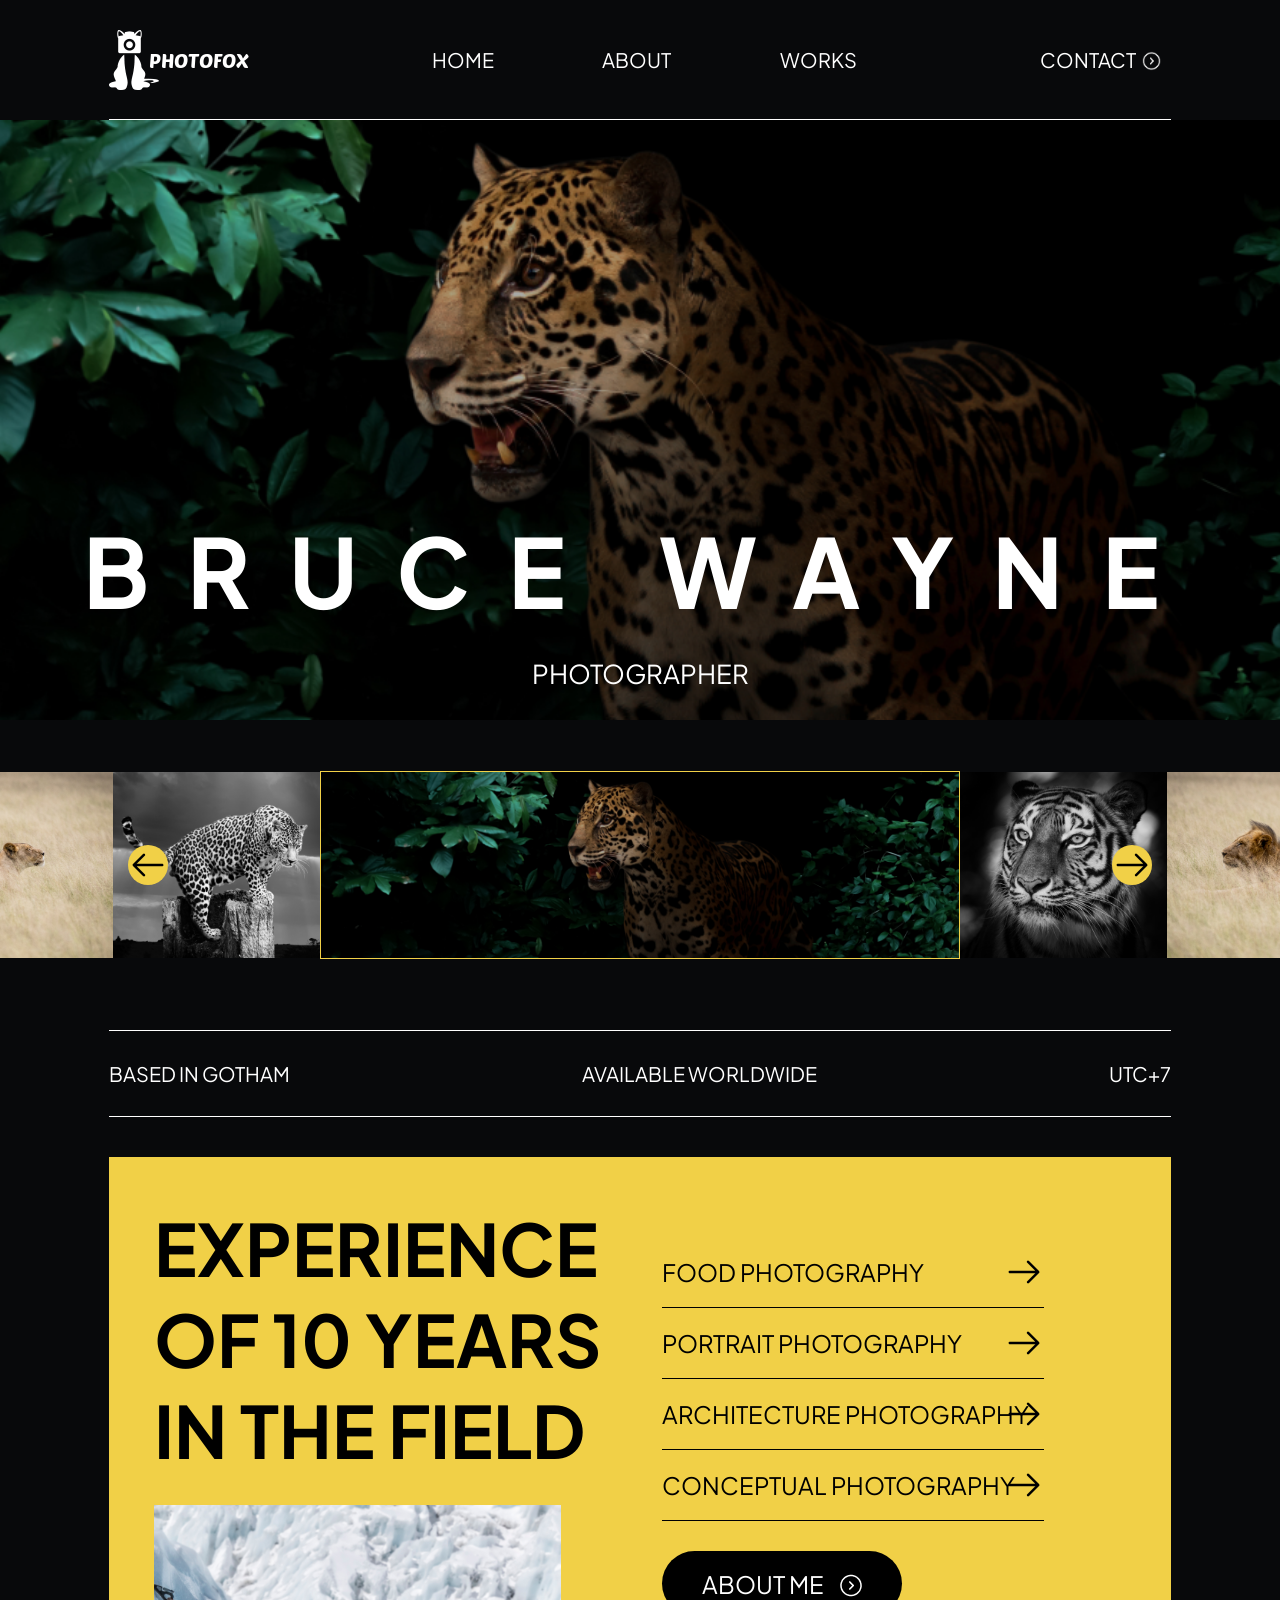
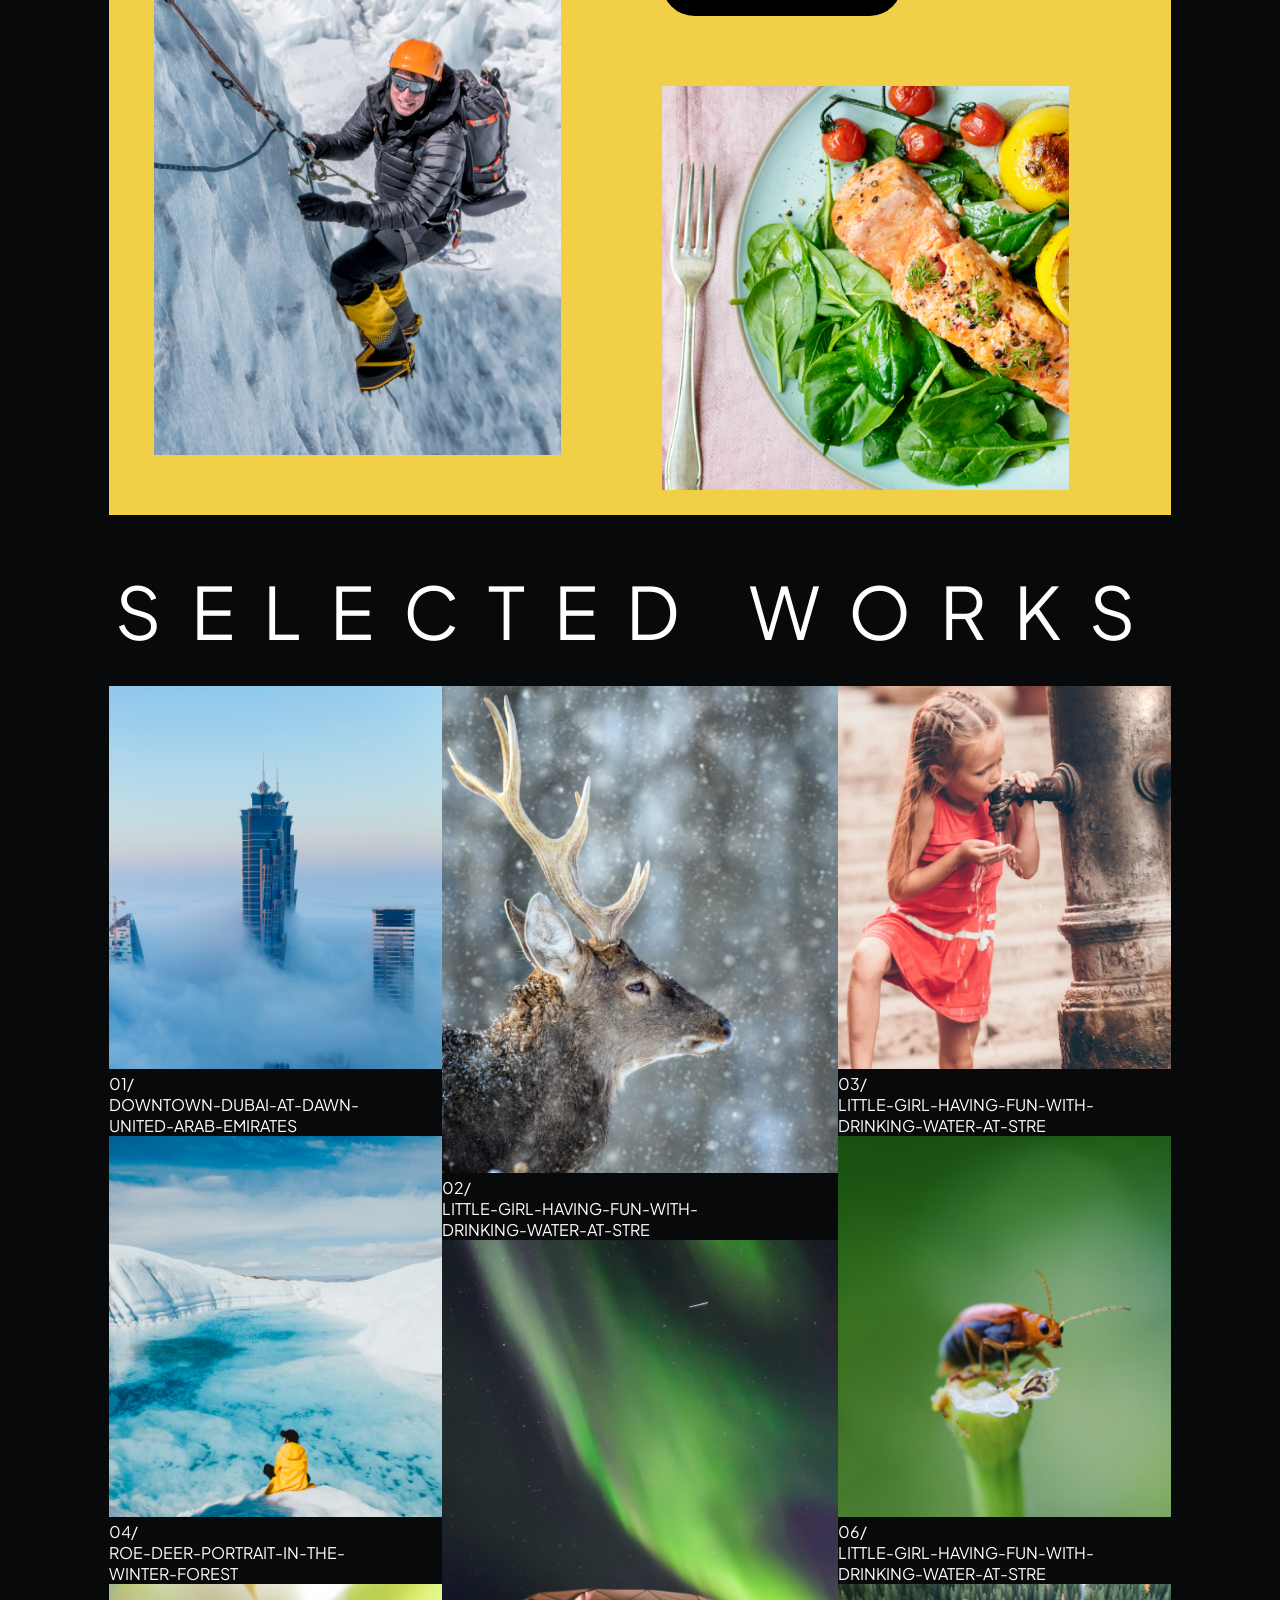
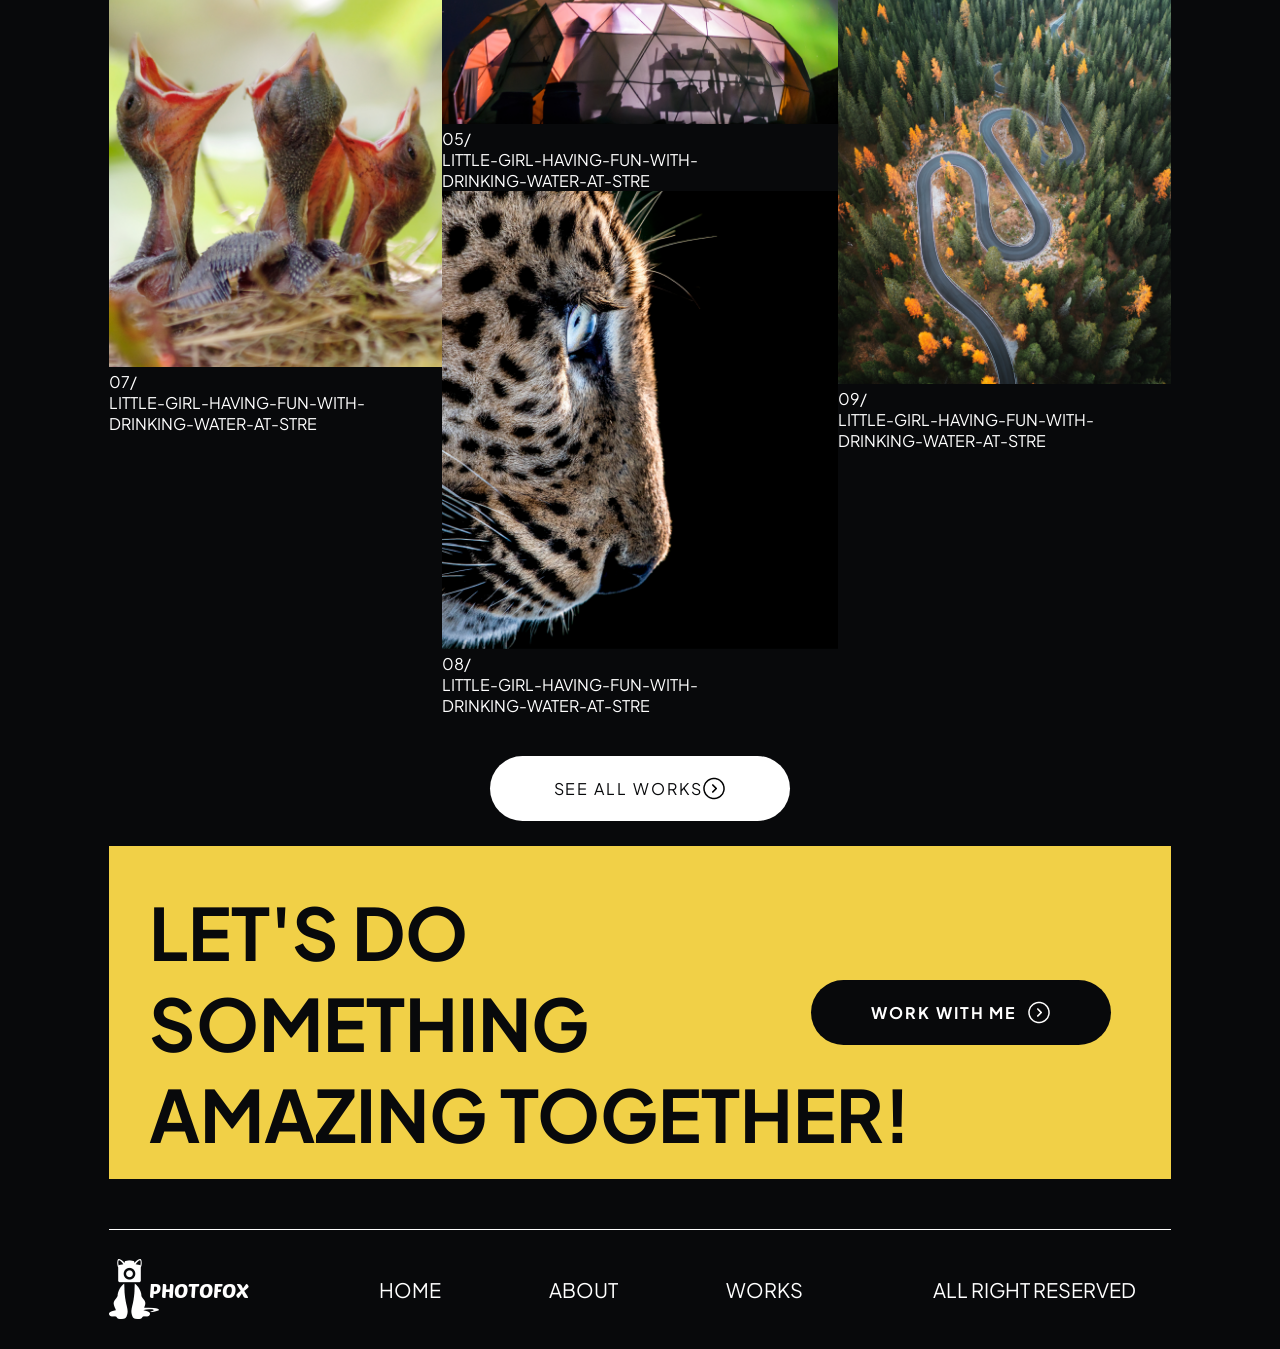
<file: photofox/index.html>
<!DOCTYPE html>
<html lang="en">
  <head>
    <meta charset="UTF-8" />
    <meta http-equiv="X-UA-Compatible" content="IE=edge" />
    <meta name="viewport" content="width=device-width, initial-scale=1.0" />
    <link rel="stylesheet" href="./styles.css" />
    <title>PhotoFox</title>
  </head>
  <body>
    <div class="wrapper">
      <header>
        <div class="logo-container">
          <span><img src="./images/logo.png" alt="logo" class="logo" /></span>
          <span class="title">photofox</span>
        </div>
        <div class="navigation"><a href="#">home</a><a href="#">about</a><a href="#">works</a></div>
        <div class="contact">
          <a href="#">contact <img src="./images/contact-arrow.png" class="contact-arrow" /></a>
        </div>
      </header>
      <div class="content">
        <p class="name">bruce wayne</p>
        <p class="profession">photographer</p>
      </div>
      <div class="showcase">
        <img src="./images/lion.png" /><img src="./images/leopard.png" /><img
          src="./images/jaguar-background.png"
          class="main-img"
        /><img src="./images/tiger.png" /><img src="./images/lion2.png" />
        <img src="./images/arrow.png" class="arrow-left" /><img
          src="./images/arrow.png"
          class="arrow-right"
        />
      </div>
      <div class="info">
        <span>based in gotham</span><span>available worldwide</span><span>utc+7</span>
      </div>
      <div class="about">
        <div class="experience">
          <p>Experience of 10 years in the field</p>
          <img src="./images/climber.png" class="climber" />
        </div>
        <div class="services">
          <div class="photography-type">food photography <img src="./images/arrow.png" /></div>
          <div class="photography-type">portrait photography <img src="./images/arrow.png" /></div>
          <div class="photography-type">
            architecture photography <img src="./images/arrow.png" />
          </div>
          <div class="photography-type">
            conceptual photography <img src="./images/arrow.png" />
          </div>
          <div class="btn">about me <img src="./images/contact-arrow.png" /></div>
          <img src="./images/food.png" class="food" />
        </div>
      </div>
      <p class="works-title">selected works</p>
      <div class="works">
        <div>
          <figure class="side-img">
            <p><img src="./images/img1.png" /></p>
            <p>
              <span class="number">01/</span>
              <span class="description"> downtown-dubai-at-dawn-united-arab-emirates</span>
            </p>
          </figure>
          <figure class="center">
            <p><img src="./images/img4.png" /></p>
            <p>
              <span class="number">04/</span>
              <span class="description"> roe-deer-portrait-in-the-winter-forest</span>
            </p>
          </figure>
          <figure class="side-img">
            <p><img src="./images/img7.png" /></p>
            <p>
              <span class="number">07/</span>
              <span class="description"> little-girl-having-fun-with-drinking-water-at-stre</span>
            </p>
          </figure>
        </div>
        <div>
          <figure class="side-img">
            <p><img src="./images/img2.png" /></p>
            <p>
              <span class="number">02/</span>
              <span class="description"> little-girl-having-fun-with-drinking-water-at-stre</span>
            </p>
          </figure>
          <figure class="center">
            <p><img src="./images/img5.png" /></p>
            <p>
              <span class="number">05/</span>
              <span class="description"> little-girl-having-fun-with-drinking-water-at-stre</span>
            </p>
          </figure>
          <figure class="side-img">
            <p><img src="./images/img8.png" /></p>
            <p>
              <span class="number">08/</span>
              <span class="description"> little-girl-having-fun-with-drinking-water-at-stre</span>
            </p>
          </figure>
        </div>
        <div>
          <figure class="side-img">
            <p><img src="./images/img3.png" /></p>
            <p>
              <span class="number">03/</span>
              <span class="description"> little-girl-having-fun-with-drinking-water-at-stre</span>
            </p>
          </figure>
          <figure class="center">
            <p><img src="./images/img6.png" /></p>
            <p>
              <span class="number">06/</span>
              <span class="description"> little-girl-having-fun-with-drinking-water-at-stre</span>
            </p>
          </figure>
          <figure class="side-img">
            <p><img src="./images/img9.png" /></p>
            <p>
              <span class="number">09/</span>
              <span class="description"> little-girl-having-fun-with-drinking-water-at-stre</span>
            </p>
          </figure>
        </div>
        <div></div>
      </div>
      <div class="gallery-btn">see all works <img src="./images/contact-arrow.png" /></div>
      <div class="contact-banner">
        <div class="tagline">
          <p>let's do</p>
          <p>something</p>
          <p>amazing together!</p>
        </div>
        <div class="contact-btn">work with me<img src="./images/contact-arrow.png" /></div>
      </div>
      <footer>
        <div class="logo-container">
          <span><img src="./images/logo.png" alt="logo" class="logo" /></span>
          <span class="title">photofox</span>
        </div>
        <div class="navigation"><a href="#">home</a><a href="#">about</a><a href="#">works</a></div>
        <div class="contact">
          <a href="#">all right reserved </a>
        </div>
      </footer>
    </div>
  </body>
</html>
</file>
<file: photofox/styles.css>
@font-face {
  font-family: 'JakataraSans';
  src: url(./fonts/PlusJakartaSans[wght].ttf) format('truetype');
}
@font-face {
  font-family: 'PoetsenOne';
  src: url(./fonts/PoetsenOne-Regular.ttf) format('truetype');
}
* {
  margin: 0;
  padding: 0;
  font-family: 'JakataraSans', sans-serif;
  box-sizing: border-box;
}
body {
  width: 100%;
  height: 100vh;
  background-color: #08090b;
  color: #fff;
  overflow-x: hidden;
}
a {
  text-decoration: none;
  color: #fff;
}
.wrapper {
  min-width: 520px;
}
header {
  text-transform: uppercase;
  width: 83%;
  margin-left: auto;
  margin-right: auto;
  height: 120px;
  display: flex;
  justify-content: space-between;
  align-items: center;
  border-bottom: 1px solid #fff;
  font-size: 20px;
}
header a:active {
  font-weight: bold;
}
.logo-container {
  cursor: pointer;
  position: relative;
}
.logo {
  position: absolute;
  top: 0;
  bottom: 0;
  margin: auto;
  animation-name: Appearance;
  animation-duration: 0.7s;
  animation-timing-function: cubic-bezier(0.1, -0.6, 0.2, 0);
}
.title {
  font-family: 'PoetsenOne', sans-serif;

  height: 100%;
  margin-bottom: 100px;
  margin-left: 40px;
}
.navigation {
  display: flex;
  justify-content: space-between;
  width: 20%;
}
.contact {
  padding-right: 35px;
  position: relative;
}
.contact-arrow {
  height: 20px;
  position: absolute;
  top: 3px;
  bottom: 0;
  margin: auto;
  right: 10px;
}
.content {
  margin-left: auto;
  margin-right: auto;
  position: relative;
  width: 100%;
  height: 600px;
  background: url('./images/jaguar-background.png') no-repeat transparent center;
  animation-name: Appearance;
  animation-duration: 1s;
  animation-timing-function: cubic-bezier(0.1, -0.6, 0.2, 0);
  background-size: cover;

  text-align: center;
  text-transform: uppercase;
}
.name {
  width: 100%;
  position: absolute;
  font-size: 96px;
  font-weight: bolder;
  letter-spacing: 0.4em;
  bottom: 15%;
}
.profession {
  position: absolute;
  font-size: 26px;
  bottom: 5%;
  width: 100%;
}
.showcase {
  margin-top: 20px;
  width: 100%;
  height: 250px;
  display: flex;
  position: relative;
  justify-content: space-between;
  align-items: center;
  animation-name: Appearance;
  animation-duration: 0.7s;
  animation-timing-function: cubic-bezier(0.1, -0.6, 0.2, 0);
}

.showcase img {
  animation-name: Appearance;
  animation-duration: 1s;
  animation-timing-function: cubic-bezier(0.1, -0.6, 0.2, 0);
  max-height: 250px;
  overflow: hidden;
}
.main-img {
  border: 1px solid #f1d047;
}
.arrow-left {
  position: absolute;
  width: 40px;
  height: 40px;
  background: #f1d047;
  border-radius: 50%;
  left: 10%;
  cursor: pointer;
  top: 0;
  bottom: 0;
  margin-top: auto;
  margin-bottom: auto;
}
.arrow-right {
  position: absolute;
  width: 40px;
  height: 40px;
  transform: rotate(180deg);
  right: 10%;
  background: #f1d047;
  border-radius: 50%;
  cursor: pointer;
  top: 0;
  bottom: 0;
  margin-top: auto;
  margin-bottom: auto;
}
.info {
  animation-name: Appearance;
  animation-duration: 0.7s;
  animation-timing-function: cubic-bezier(0.1, -0.6, 0.2, 0);
  text-transform: uppercase;
  display: flex;
  justify-content: space-between;
  font-size: 20px;
  width: 83%;
  margin-top: 40px;
  margin-bottom: 40px;
  margin-left: auto;
  margin-right: auto;
  border-top: 1px solid #fff;
  border-bottom: 1px solid #fff;
  padding-top: 30px;
  padding-bottom: 30px;
}

.about {
  animation-name: Appearance;
  animation-duration: 0.7s;
  animation-timing-function: cubic-bezier(0.1, -0.6, 0.2, 0);
  display: flex;
  width: 83%;
  background: #f1d047;
  margin-left: auto;
  margin-right: auto;
  height: fit-content;
  color: #000;
  min-width: 480px;
  overflow: hidden;
}
.experience {
  width: 50%;
  font-size: 72px;
  font-weight: bolder;
  text-transform: uppercase;
  padding-top: 45px;
  margin-left: 45px;
}

.climber {
  display: inline-block;
  margin-top: 30px;
  margin-bottom: 30px;
  width: 80%;
  height: auto;
  max-width: 100%;
}
.services {
  display: inline-block;
  width: 50%;
  padding-top: 80px;
  text-transform: uppercase;
  font-size: 24px;
}
.photography-type {
  position: relative;
  border-bottom: 1px solid #000;
  width: 75%;
  padding-bottom: 20px;
  padding-top: 20px;
}
.photography-type img {
  transform: rotate(180deg);
  position: absolute;
  right: 0;
  cursor: pointer;
  top: 15px;
}
.photography-type:last-child {
  border: none;
}

.btn {
  margin-top: 30px;
  background: #000;
  display: flex;
  align-items: center;
  justify-content: center;
  cursor: pointer;
  border-radius: 56px;
  height: 65px;
  width: 240px;
  color: #fff;
}
.btn img {
  margin-left: 15px;
  margin-top: 3px;
}
.food {
  width: 80%;
  margin-top: 70px;
  margin-bottom: 20px;
  height: auto;
}
.works-title {
  overflow: hidden;
  font-size: 72px;
  max-width: 100%;
  text-align: center;
  letter-spacing: 0.4em;
  margin-top: 50px;
  text-transform: uppercase;
}
.works {
  margin-top: 30px;
  width: 83%;
  margin-left: auto;
  margin-right: auto;
  text-transform: uppercase;
  display: flex;
  flex-wrap: nowrap;
  justify-content: space-between;
}
.description {
  display: block;
  max-width: 300px;
  hyphens: manual;
}
figure img {
  height: auto;
  max-width: 100%;
}
.gallery-btn {
  margin-top: 40px;
  background: #fff;
  color: #08090b;
  border-radius: 56px;
  width: 300px;
  height: 65px;
  margin-left: auto;
  margin-right: auto;
  letter-spacing: 0.12em;
  display: flex;
  justify-content: center;
  align-items: center;
  text-transform: uppercase;
  cursor: pointer;
}
.gallery-btn img {
  filter: invert(100%);
}
.contact-banner {
  background: #f1d047;
  width: 83%;
  margin-left: auto;
  margin-right: auto;
  margin-top: 25px;
  position: relative;
  padding-bottom: 20px;
}
.tagline {
  color: #08090b;
  padding-top: 40px;
  margin-left: 40px;
  font-size: 72px;
  font-weight: bolder;
  text-transform: uppercase;
}
.contact-btn {
  position: absolute;
  font-weight: bold;
  border-radius: 56px;
  text-transform: uppercase;
  background: #08090b;
  right: 60px;
  height: 65px;
  width: 300px;
  display: flex;
  justify-content: center;
  align-items: center;
  cursor: pointer;
  letter-spacing: 0.12em;
  top: 0;
  bottom: 0;
  margin: auto;
}
.contact-btn img {
  margin-left: 10px;
}
footer {
  margin-top: 50px;
  text-transform: uppercase;
  width: 83%;
  margin-left: auto;
  margin-right: auto;
  height: 120px;
  display: flex;
  justify-content: space-between;
  align-items: center;
  border-top: 1px solid #fff;
  font-size: 20px;
}
footer a:active {
  font-weight: bold;
}
@-webkit-keyframes Appearance {
  0% {
    opacity: 0;
  }
  100% {
    opacity: 1;
  }
}

@-o-keyframes Appearance {
  0% {
    opacity: 0;
  }
  100% {
    opacity: 1;
  }
}

@-moz-keyframes Appearance {
  0% {
    opacity: 0;
  }
  100% {
    opacity: 1;
  }
}

@keyframes Appearance {
  0% {
    opacity: 0;
  }
  100% {
    opacity: 1;
  }
}
@media screen and (max-width: 1480px) {
  .navigation {
    width: 40%;
  }
}
@media screen and (max-width: 1080px) {
  header {
    margin: 0;
    width: 100%;
  }
  footer {
    margin: 0;
    margin-top: 50px;
    width: 100%;
  }
  .experience {
    font-size: 48px;
    margin-left: 10px;
  }
  .tagline {
    font-size: 48px;
  }
  .contact-btn {
    width: 220px;
  }
}
@media screen and (max-width: 768px) {
  .photography-type {
    width: 100%;
  }
  .photography-type img {
    display: none;
  }
  .experience {
    font-size: 36px;
  }
  .tagline {
    font-size: 36px;
  }
  .contact-btn {
    right: 20px;
  }
  .food {
    margin-top: 20px;
  }
  .btn {
    font-size: 16px;
    width: 170px;
    height: 55px;
    font-size: 20px;
  }
  .contact-btn {
    font-weight: normal;
    font-size: 16px;
    height: 55px;
    font-size: 20px;
  }
  .contact-btn img {
    display: none;
  }
  header {
    font-size: 16px;
  }
  footer {
    font-size: 16px;
  }
  .contact-banner {
    width: 100%;
  }
  .about {
    width: 100%;
  }
  .works {
    width: 100%;
  }
  .contact {
    padding-right: 0;
  }
  .contact img {
    display: none;
  }
}
@media screen and (max-width: 480px) {
}
</file>
